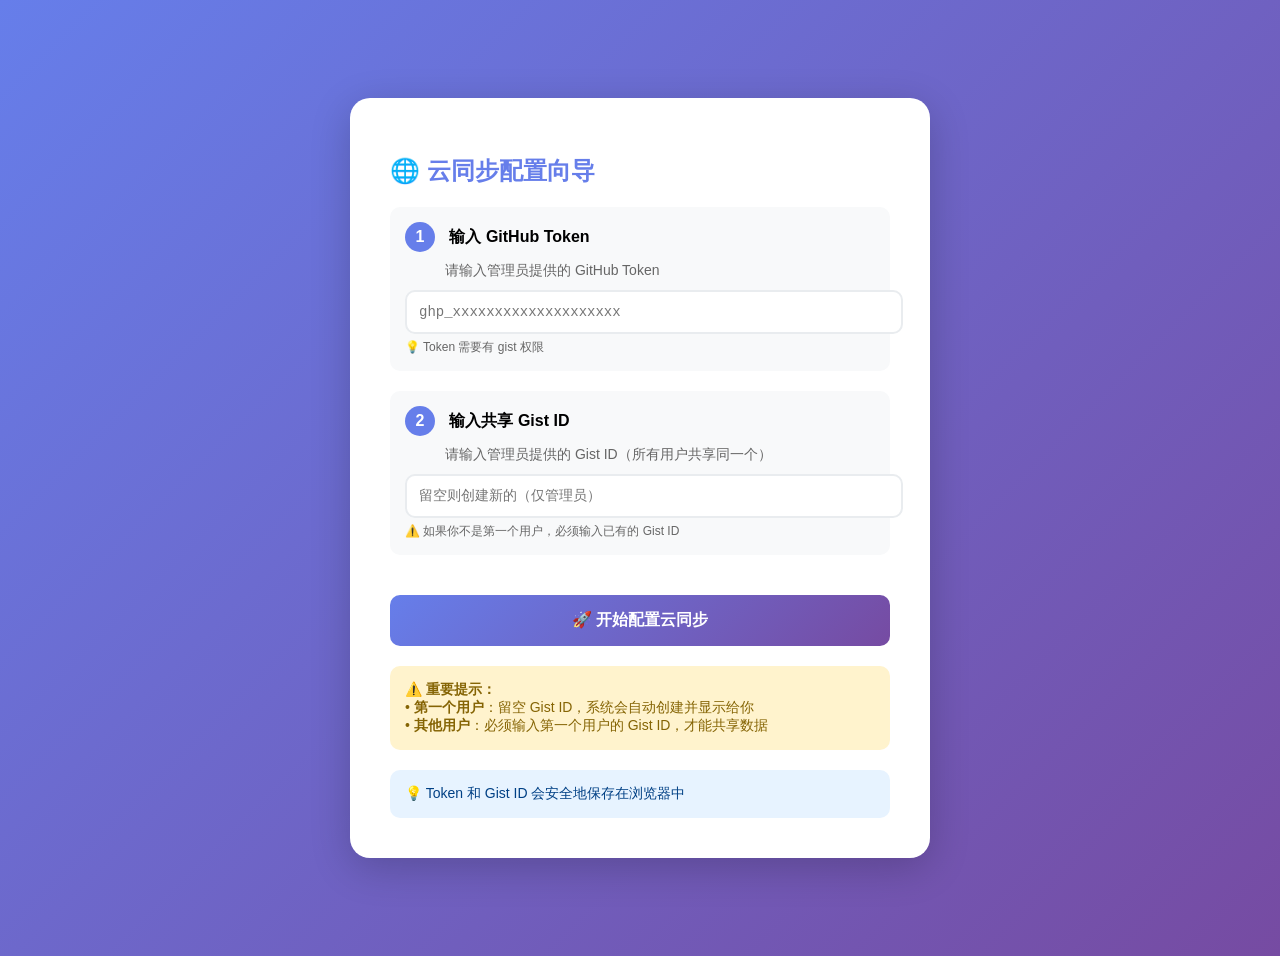
<file: setup-cloud.html>
<!DOCTYPE html>
<html lang="zh-CN">
<head>
  <meta charset="UTF-8">
  <meta name="viewport" content="width=device-width, initial-scale=1.0">
  <title>云同步配置</title>
  <style>
    body {
      font-family: -apple-system, BlinkMacSystemFont, "Segoe UI", Roboto, sans-serif;
      background: linear-gradient(135deg, #667eea 0%, #764ba2 100%);
      min-height: 100vh;
      display: flex;
      align-items: center;
      justify-content: center;
      padding: 20px;
    }
    .container {
      background: white;
      padding: 40px;
      border-radius: 20px;
      box-shadow: 0 10px 40px rgba(0,0,0,0.2);
      max-width: 500px;
      width: 100%;
    }
    h1 {
      color: #667eea;
      margin-bottom: 20px;
      font-size: 24px;
    }
    .step {
      margin-bottom: 20px;
      padding: 15px;
      background: #f8f9fa;
      border-radius: 10px;
    }
    .step-number {
      display: inline-block;
      width: 30px;
      height: 30px;
      background: #667eea;
      color: white;
      border-radius: 50%;
      text-align: center;
      line-height: 30px;
      font-weight: bold;
      margin-right: 10px;
    }
    input {
      width: 100%;
      padding: 12px;
      border: 2px solid #e9ecef;
      border-radius: 10px;
      font-size: 14px;
      margin-top: 10px;
      font-family: monospace;
    }
    input:focus {
      outline: none;
      border-color: #667eea;
    }
    button {
      width: 100%;
      padding: 15px;
      background: linear-gradient(135deg, #667eea 0%, #764ba2 100%);
      color: white;
      border: none;
      border-radius: 10px;
      font-size: 16px;
      font-weight: 600;
      cursor: pointer;
      margin-top: 20px;
    }
    button:hover {
      transform: translateY(-2px);
      box-shadow: 0 5px 20px rgba(102, 126, 234, 0.4);
    }
    button:disabled {
      opacity: 0.5;
      cursor: not-allowed;
      transform: none;
    }
    .status {
      margin-top: 20px;
      padding: 15px;
      border-radius: 10px;
      text-align: center;
      font-weight: 600;
      display: none;
    }
    .status.success {
      background: #d4edda;
      color: #155724;
    }
    .status.error {
      background: #f8d7da;
      color: #721c24;
    }
    .loading {
      display: none;
      text-align: center;
      margin-top: 20px;
    }
    .spinner {
      border: 3px solid #f3f3f3;
      border-top: 3px solid #667eea;
      border-radius: 50%;
      width: 40px;
      height: 40px;
      animation: spin 1s linear infinite;
      margin: 0 auto;
    }
    @keyframes spin {
      0% { transform: rotate(0deg); }
      100% { transform: rotate(360deg); }
    }
    .info {
      background: #e7f3ff;
      padding: 15px;
      border-radius: 10px;
      margin-top: 20px;
      font-size: 14px;
      color: #004085;
    }
    .warning {
      background: #fff3cd;
      padding: 15px;
      border-radius: 10px;
      margin-top: 20px;
      font-size: 14px;
      color: #856404;
    }
    .token-hint {
      font-size: 12px;
      color: #666;
      margin-top: 5px;
    }
  </style>
</head>
<body>
  <div class="container">
    <h1>🌐 云同步配置向导</h1>

    <div class="step">
      <span class="step-number">1</span>
      <strong>输入 GitHub Token</strong>
      <p style="margin: 10px 0 0 40px; font-size: 14px; color: #666;">
        请输入管理员提供的 GitHub Token
      </p>
      <input type="text" id="tokenInput" placeholder="ghp_xxxxxxxxxxxxxxxxxxxx" />
      <div class="token-hint">💡 Token 需要有 gist 权限</div>
    </div>

    <div class="step">
      <span class="step-number">2</span>
      <strong>输入共享 Gist ID</strong>
      <p style="margin: 10px 0 0 40px; font-size: 14px; color: #666;">
        请输入管理员提供的 Gist ID（所有用户共享同一个）
      </p>
      <input type="text" id="gistIdInput" placeholder="留空则创建新的（仅管理员）" />
      <div class="token-hint">⚠️ 如果你不是第一个用户，必须输入已有的 Gist ID</div>
    </div>

    <button onclick="setupCloud()" id="setupBtn">🚀 开始配置云同步</button>

    <div class="loading" id="loading">
      <div class="spinner"></div>
      <p style="margin-top: 10px;">正在配置中...</p>
    </div>

    <div class="status" id="status"></div>

    <div class="warning">
      <strong>⚠️ 重要提示：</strong><br>
      • <strong>第一个用户</strong>：留空 Gist ID，系统会自动创建并显示给你<br>
      • <strong>其他用户</strong>：必须输入第一个用户的 Gist ID，才能共享数据
    </div>

    <div class="info">
      💡 Token 和 Gist ID 会安全地保存在浏览器中
    </div>
  </div>

  <script>
    // 检查是否已保存配置
    const savedToken = localStorage.getItem('gist_token');
    const savedGistId = localStorage.getItem('gist_id');

    if (savedToken) {
      document.getElementById('tokenInput').value = savedToken;
    }
    if (savedGistId) {
      document.getElementById('gistIdInput').value = savedGistId;
    }

    async function setupCloud() {
      const tokenInput = document.getElementById('tokenInput');
      const gistIdInput = document.getElementById('gistIdInput');
      const token = tokenInput.value.trim();
      const gistId = gistIdInput.value.trim();

      if (!token) {
        alert('请输入 GitHub Token');
        tokenInput.focus();
        return;
      }

      if (!token.startsWith('ghp_') && !token.startsWith('github_pat_')) {
        alert('Token 格式不正确，应该以 ghp_ 或 github_pat_ 开头');
        return;
      }

      const loading = document.getElementById('loading');
      const status = document.getElementById('status');
      const setupBtn = document.getElementById('setupBtn');

      loading.style.display = 'block';
      status.style.display = 'none';
      setupBtn.disabled = true;

      try {
        let finalGistId = gistId;

        // 如果没有输入 Gist ID，创建新的（仅第一个用户）
        if (!gistId) {
          const response = await fetch('https://api.github.com/gists', {
            method: 'POST',
            headers: {
              'Authorization': `token ${token}`,
              'Content-Type': 'application/json',
            },
            body: JSON.stringify({
              description: '点菜小程序数据存储（多人共享）',
              public: false,
              files: {
                'food-orders.json': {
                  content: JSON.stringify({}, null, 2)
                }
              }
            })
          });

          if (!response.ok) {
            const errorData = await response.json();
            throw new Error(errorData.message || '创建云存储失败');
          }

          const data = await response.json();
          finalGistId = data.id;
        } else {
          // 验证 Gist ID 是否有效
          const response = await fetch(`https://api.github.com/gists/${gistId}`, {
            headers: {
              'Authorization': `token ${token}`,
            }
          });

          if (!response.ok) {
            throw new Error('Gist ID 无效或无权访问');
          }
        }

        // 保存配置
        localStorage.setItem('gist_token', token);
        localStorage.setItem('gist_id', finalGistId);

        // 显示成功信息
        loading.style.display = 'none';
        status.className = 'status success';
        status.style.display = 'block';

        if (!gistId) {
          // 第一个用户 - 显示 Gist ID 供其他人使用
          status.innerHTML = `
            ✅ 配置成功！你是第一个用户<br>
            <small style="display: block; margin-top: 10px; padding: 10px; background: #fff3cd; color: #856404; border-radius: 5px;">
              <strong>请复制以下 Gist ID 分享给其他用户：</strong><br>
              <code style="font-size: 16px; font-weight: bold;">${finalGistId}</code>
            </small>
            <small style="display: block; margin-top: 10px;">
              3秒后自动跳转...
            </small>
          `;
        } else {
          // 其他用户
          status.innerHTML = `
            ✅ 配置成功！已连接到共享数据<br>
            <small style="display: block; margin-top: 10px;">
              3秒后自动跳转...
            </small>
          `;
        }

        // 跳转到主应用
        setTimeout(() => {
          window.location.href = 'index-cloud.html';
        }, 3000);

      } catch (error) {
        loading.style.display = 'none';
        setupBtn.disabled = false;
        status.className = 'status error';
        status.style.display = 'block';
        status.innerHTML = `
          ❌ 配置失败<br>
          <small style="display: block; margin-top: 10px;">
            ${error.message}<br>
            请检查 Token 和 Gist ID 是否正确
          </small>
        `;
      }
    }

    // 检查是否已配置
    window.addEventListener('DOMContentLoaded', () => {
      const gistId = localStorage.getItem('gist_id');
      const gistToken = localStorage.getItem('gist_token');

      if (gistId && gistToken) {
        const status = document.getElementById('status');
        status.className = 'status success';
        status.style.display = 'block';
        status.innerHTML = `
          ✅ 已配置云同步<br>
          <small style="display: block; margin-top: 10px;">
            Gist ID: ${gistId}<br>
            <a href="index-cloud.html" style="color: #667eea; text-decoration: none;">
              点击这里进入应用 →
            </a>
          </small>
        `;
      }
    });

    // 支持回车键提交
    document.getElementById('gistIdInput').addEventListener('keypress', (e) => {
      if (e.key === 'Enter') {
        setupCloud();
      }
    });
  </script>
</body>
</html>
</file>
